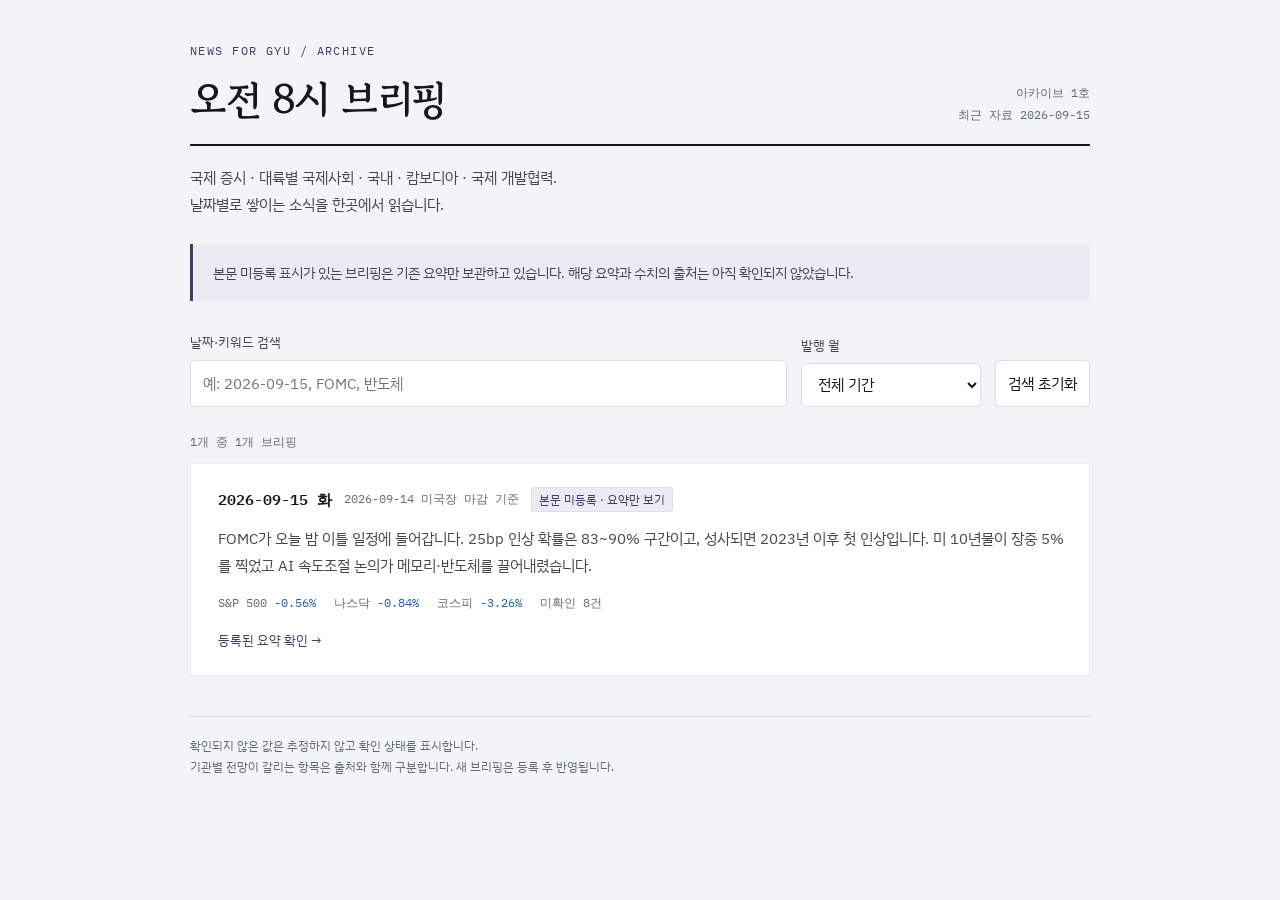
<file: index.html>
<!doctype html>
<html lang="ko">
<head>
  <meta charset="utf-8">
  <meta name="viewport" content="width=device-width, initial-scale=1">
  <meta http-equiv="refresh" content="0; url=docs/">
  <title>오전 8시 브리핑</title>
</head>
<body>
  <p><a href="docs/">오전 8시 브리핑 아카이브로 이동</a></p>
</body>
</html>
</file>
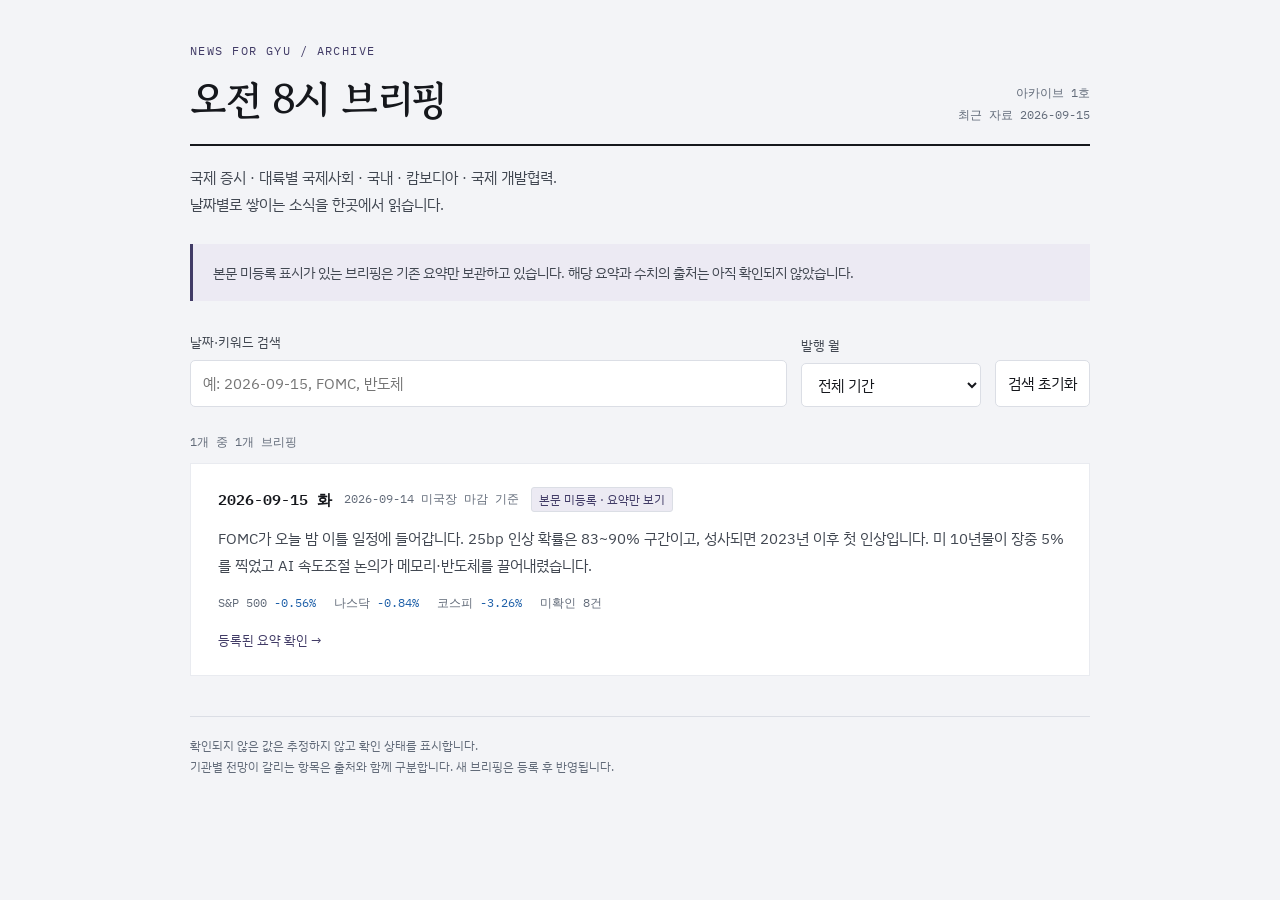
<file: docs/index.html>
<!doctype html>
<html lang="ko">
<head>
  <meta charset="utf-8">
  <meta name="viewport" content="width=device-width, initial-scale=1, viewport-fit=cover">
  <meta name="description" content="국제 증시, 대륙별 국제사회, 국내, 캄보디아와 국제 개발협력 소식을 모으는 오전 8시 브리핑 아카이브입니다.">
  <meta name="color-scheme" content="light dark">
  <title>아카이브 · 오전 8시 브리핑</title>
  <link rel="stylesheet" href="https://fonts.googleapis.com/css2?family=Gowun+Batang:wght@400;700&amp;family=IBM+Plex+Mono:wght@400;500&amp;family=IBM+Plex+Sans+KR:wght@400;500;600&amp;display=swap">
  <link rel="stylesheet" href="assets/site.css">
  <script src="assets/archive.js" defer></script>
</head>
<body>
  <a class="skip" href="#main">본문으로 이동</a>
  <div class="wrap">
    <header class="masthead">
      <div><p class="eyebrow">NEWS FOR GYU / ARCHIVE</p><h1>오전 8시 브리핑</h1></div>
      <div class="meta">아카이브 1호<br>최근 자료 2026-09-15</div>
    </header>
    <main id="main" tabindex="-1">
      <p class="intro">국제 증시 · 대륙별 국제사회 · 국내 · 캄보디아 · 국제 개발협력.<br>날짜별로 쌓이는 소식을 한곳에서 읽습니다.</p>
      <p class="notice">본문 미등록 표시가 있는 브리핑은 기존 요약만 보관하고 있습니다. 해당 요약과 수치의 출처는 아직 확인되지 않았습니다.</p>
      <form class="filters" id="filters" role="search" hidden>
        <div class="field"><label for="query">날짜·키워드 검색</label>
          <input id="query" type="search" placeholder="예: 2026-09-15, FOMC, 반도체" autocomplete="off" aria-controls="briefings"></div>
        <div class="field month"><label for="month">발행 월</label>
          <select id="month" aria-controls="briefings"><option value="">전체 기간</option><option value="2026-09">2026년 09월</option></select></div>
        <button id="reset" type="button">검색 초기화</button>
      </form>
      <p class="count" id="count" role="status" aria-live="polite">1개 브리핑 · 최신순</p>
      <ul class="list" id="briefings"><li class="item" data-month="2026-09">
        <a href="briefings/2026-09-15.html">
          <div class="d"><b><time datetime="2026-09-15">2026-09-15</time> 화</b>
      <span>2026-09-14 미국장 마감 기준</span><span class="badge">본문 미등록 · 요약만 보기</span></div>
          <p class="sum">FOMC가 오늘 밤 이틀 일정에 들어갑니다. 25bp 인상 확률은 83~90% 구간이고, 성사되면 2023년 이후 첫 인상입니다. 미 10년물이 장중 5%를 찍었고 AI 속도조절 논의가 메모리·반도체를 끌어내렸습니다.</p>
          <div class="figs"><span>S&amp;P 500 <span class="down">-0.56%</span></span><span>나스닥 <span class="down">-0.84%</span></span><span>코스피 <span class="down">-3.26%</span></span><span>미확인 8건</span></div>
          <span class="open">등록된 요약 확인 →</span>
        </a>
      </li></ul>
      <p class="empty" id="empty" hidden>검색 조건에 맞는 브리핑이 없습니다. 날짜나 키워드를 바꿔 주세요.</p>
    </main>
    <footer class="foot">확인되지 않은 값은 추정하지 않고 확인 상태를 표시합니다.<br>
    기관별 전망이 갈리는 항목은 출처와 함께 구분합니다. 새 브리핑은 등록 후 반영됩니다.</footer>
  </div>
</body>
</html>
</file>
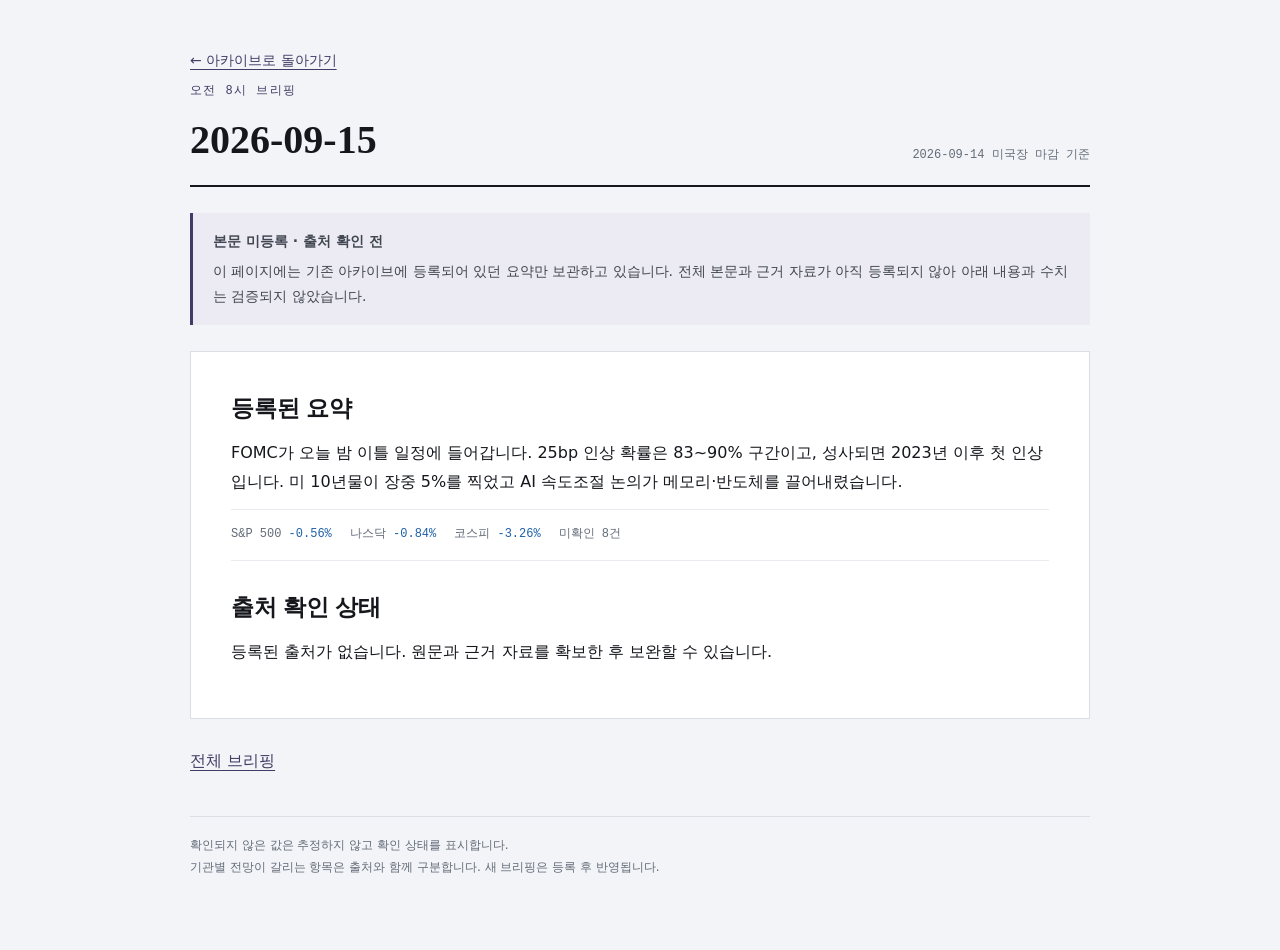
<file: docs/latest.html>
<!doctype html>
<html lang="ko">
<head>
  <meta charset="utf-8">
  <meta name="viewport" content="width=device-width, initial-scale=1">
  <meta http-equiv="refresh" content="0; url=briefings/2026-09-15.html">
  <link rel="canonical" href="https://gyu1718.github.io/newsforgyu/briefings/2026-09-15.html">
  <title>최신 브리핑 2026-09-15 · 오전 8시 브리핑</title>
</head>
<body>
  <p><a href="briefings/2026-09-15.html">최신 브리핑 2026-09-15로 이동</a></p>
</body>
</html>
</file>
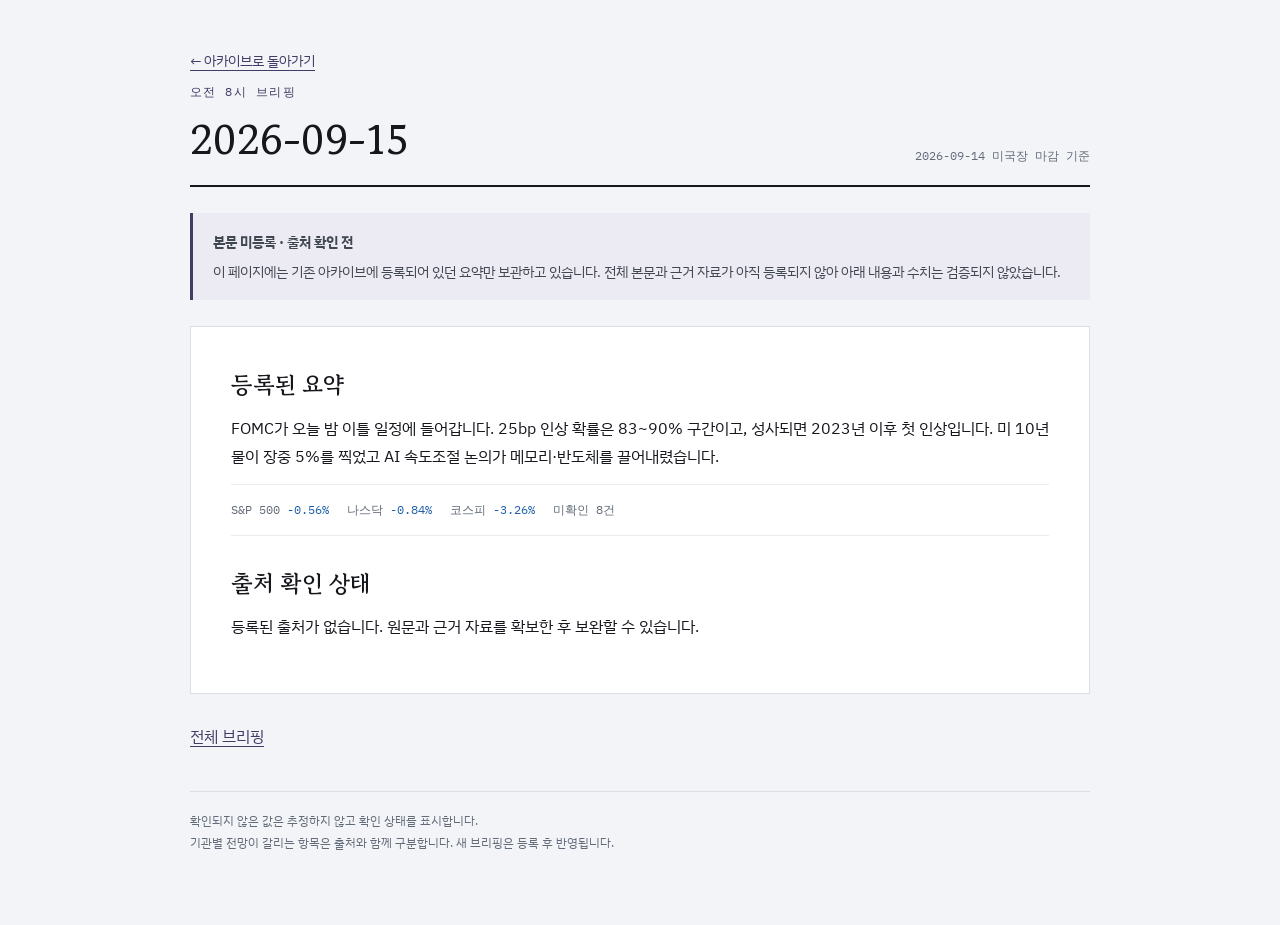
<file: docs/briefings/2026-09-15.html>
<!doctype html>
<html lang="ko">
<head>
  <meta charset="utf-8">
  <meta name="viewport" content="width=device-width, initial-scale=1, viewport-fit=cover">
  <meta name="description" content="국제 증시, 대륙별 국제사회, 국내, 캄보디아와 국제 개발협력 소식을 모으는 오전 8시 브리핑 아카이브입니다.">
  <meta name="color-scheme" content="light dark">
  <title>2026-09-15 · 오전 8시 브리핑</title>
  <link rel="stylesheet" href="https://fonts.googleapis.com/css2?family=Gowun+Batang:wght@400;700&amp;family=IBM+Plex+Mono:wght@400;500&amp;family=IBM+Plex+Sans+KR:wght@400;500;600&amp;display=swap">
  <link rel="stylesheet" href="../assets/site.css">
  
</head>
<body>
  <a class="skip" href="#main">본문으로 이동</a>
  <div class="wrap">
    <a class="back" href="../index.html">← 아카이브로 돌아가기</a>
    <header class="masthead">
      <div><p class="eyebrow">오전 8시 브리핑</p><h1>2026-09-15</h1></div>
      <div class="meta">2026-09-14 미국장 마감 기준</div>
    </header>
    <main id="main" tabindex="-1">
      <aside class="notice"><strong>본문 미등록 · 출처 확인 전</strong>
      <p>이 페이지에는 기존 아카이브에 등록되어 있던 요약만 보관하고 있습니다. 전체 본문과 근거 자료가 아직 등록되지 않아 아래 내용과 수치는 검증되지 않았습니다.</p></aside>
      <article class="article">
        <h2>등록된 요약</h2>
        <p>FOMC가 오늘 밤 이틀 일정에 들어갑니다. 25bp 인상 확률은 83~90% 구간이고, 성사되면 2023년 이후 첫 인상입니다. 미 10년물이 장중 5%를 찍었고 AI 속도조절 논의가 메모리·반도체를 끌어내렸습니다.</p>
        <div class="figs"><span>S&amp;P 500 <span class="down">-0.56%</span></span><span>나스닥 <span class="down">-0.84%</span></span><span>코스피 <span class="down">-3.26%</span></span><span>미확인 8건</span></div>
        
        <h2>출처 확인 상태</h2><p>등록된 출처가 없습니다. 원문과 근거 자료를 확보한 후 보완할 수 있습니다.</p>
      </article>
      <nav class="article-nav" aria-label="브리핑 이동"><a href="../index.html">전체 브리핑</a></nav>
    </main>
    <footer class="foot">확인되지 않은 값은 추정하지 않고 확인 상태를 표시합니다.<br>
    기관별 전망이 갈리는 항목은 출처와 함께 구분합니다. 새 브리핑은 등록 후 반영됩니다.</footer>
  </div>
</body>
</html>
</file>
<file: docs/assets/site.css>
:root {
  color-scheme: light;
  --paper: #f3f4f7; --surface: #fff; --ink: #15171c; --ink-2: #414751;
  --ink-3: #626b79; --rule: #dbdee5; --rule-soft: #e9ebf0;
  --accent: #413b66; --accent-soft: #eceaf3; --up: #b82e28; --down: #1d5fa8;
  --serif: "Gowun Batang", Batang, "Nanum Myeongjo", serif;
  --sans: "IBM Plex Sans KR", "Apple SD Gothic Neo", "Malgun Gothic", system-ui, sans-serif;
  --mono: "IBM Plex Mono", ui-monospace, SFMono-Regular, monospace;
}
@media (prefers-color-scheme: dark) {
  :root { color-scheme: dark; --paper: #0f1116; --surface: #171a21;
    --ink: #e8eaef; --ink-2: #b5bbc6; --ink-3: #a0a8b6; --rule: #343b49;
    --rule-soft: #292e38; --accent: #b7a9ed; --accent-soft: #28233e;
    --up: #ef7368; --down: #81b6f0; }
}
* { box-sizing: border-box; }
[hidden] { display: none !important; }
body { background: var(--paper); color: var(--ink); font-family: var(--sans);
  font-size: 16px; font-weight: 400; line-height: 1.8; margin: 0; overflow-wrap: anywhere;
  -webkit-font-smoothing: antialiased; }
.wrap { max-width: 940px; margin: 0 auto; padding: 40px 20px 72px; }
a { color: var(--accent); text-underline-offset: 4px; }
a:hover { text-decoration-thickness: 2px; }
:focus-visible { outline: 3px solid var(--accent); outline-offset: 4px; }
.skip { position: absolute; left: 20px; top: -100px; z-index: 1; background: var(--surface); padding: 8px 12px; }
.skip:focus { top: 8px; }
.masthead { border-bottom: 2px solid var(--ink); padding-bottom: 18px; display: flex;
  flex-wrap: wrap; align-items: flex-end; gap: 16px 24px; justify-content: space-between; }
h1 { font-family: var(--serif); font-weight: 700; font-size: clamp(28px, 6vw, 40px); line-height: 1.35; margin: 0; }
h2 { font-family: var(--serif); font-size: 23px; line-height: 1.5; margin: 30px 0 12px; }
.eyebrow, .meta, .d, .figs, .count { font-family: var(--mono); font-variant-numeric: tabular-nums; }
.eyebrow { color: var(--accent); font-size: 12px; letter-spacing: .12em; margin: 0 0 10px; }
.meta { font-size: 12px; color: var(--ink-3); text-align: right; line-height: 1.8; }
.intro { margin: 18px 0 0; color: var(--ink-2); font-size: 15px; max-width: 68ch; }
.filters { margin-top: 30px; display: flex; flex-wrap: wrap; align-items: flex-end; gap: 14px; }
.field { display: flex; flex-direction: column; gap: 6px; flex: 1 1 240px; }
.month { flex: 0 1 180px; }
label { font-size: 13px; color: var(--ink-2); }
input, select, button { font: inherit; font-size: 15px; color: var(--ink); background: var(--surface);
  min-height: 44px; border: 1px solid var(--rule); border-radius: 5px; padding: 9px 12px; }
input, select { width: 100%; min-width: 0; }
button { cursor: pointer; }
button:hover { background: var(--accent-soft); }
.count { color: var(--ink-3); font-size: 12px; margin: 24px 0 10px; }
ul.list { list-style: none; margin: 0; padding: 0; display: flex; flex-direction: column;
  gap: 1px; background: var(--rule-soft); border: 1px solid var(--rule-soft); }
li.item { background: var(--surface); padding: 0; }
li.item a { display: block; padding: 22px 24px; border-left: 3px solid transparent; text-decoration: none; }
li.item a:hover { border-left-color: var(--accent); background: var(--accent-soft); }
.d { font-size: 12px; color: var(--ink-3); display: flex; gap: 8px 12px; align-items: center; flex-wrap: wrap; }
.d b { color: var(--ink); font-weight: 600; font-size: 15px; }
.badge { display: inline-block; color: var(--accent); background: var(--accent-soft); border: 1px solid var(--rule);
  border-radius: 3px; font: 12px var(--sans); line-height: 1.6; padding: 2px 7px; }
.sum { margin: 12px 0 0; color: var(--ink-2); font-size: 15px; line-height: 1.8; }
.figs { margin: 13px 0 0; font-size: 12px; color: var(--ink-3); display: flex; gap: 8px 18px; flex-wrap: wrap; }
.up { color: var(--up); } .down { color: var(--down); }
.open { display: block; margin-top: 16px; font-size: 13px; color: var(--accent); }
.empty { padding: 34px 20px; text-align: center; border: 1px dashed var(--rule); color: var(--ink-2); }
.foot { margin-top: 40px; padding-top: 18px; border-top: 1px solid var(--rule); font-size: 12px; color: var(--ink-3); }
.back { display: inline-block; padding-block: 8px; font-size: 14px; }
.notice { background: var(--accent-soft); border-left: 3px solid var(--accent); padding: 16px 20px;
  color: var(--ink-2); font-size: 14px; margin: 26px 0; }
.notice p { margin: 5px 0 0; }
.article { background: var(--surface); border: 1px solid var(--rule); padding: clamp(20px, 5vw, 40px); margin-top: 24px; }
.article h2:first-child { margin-top: 0; }
.article p { margin: 12px 0; }
.article .figs { padding: 14px 0; border-block: 1px solid var(--rule-soft); }
.source-list { padding-left: 22px; }
.source-list li { padding-block: 4px; }
.article-nav { display: flex; justify-content: space-between; flex-wrap: wrap; gap: 16px; margin-top: 28px; }
@media (max-width: 600px) {
  .wrap { padding: 28px 16px 48px; } .meta { text-align: left; }
  li.item a { padding: 20px 17px; } .month { flex: 1 1 160px; }
}
@media print {
  :root { color-scheme: light; --paper: white; --surface: white; --ink: black; --ink-2: #222; --ink-3: #444; }
  .filters, .back, .skip, .article-nav { display: none; }
  .wrap { max-width: none; padding: 0; } .article { border: 0; padding: 0; }
  a { color: inherit; } .item, section { break-inside: avoid; }
}
</file>
